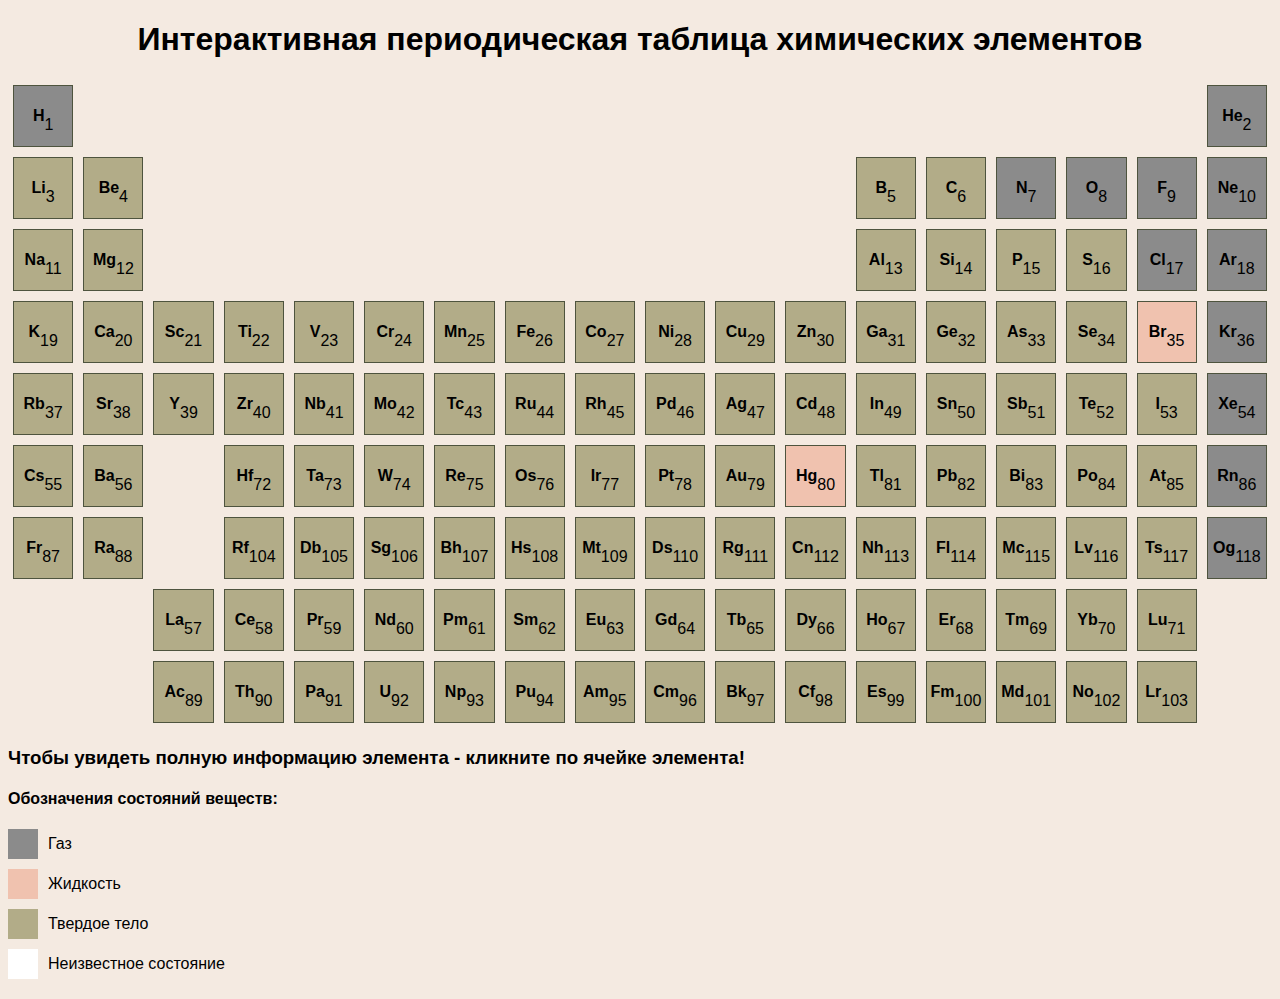
<file: LabWork/lab_4_01/lab_4_01.html>
<!DOCTYPE html>
<html lang="ru">
<head>
    <meta charset="UTF-8">
    <meta name="viewport" content="width=device-width, initial-scale=1.0">
    <title>Периодическая таблица</title>
    <link rel="stylesheet" href="lab_4_01.css">
</head>
<body>
    <h1>Интерактивная периодическая таблица химических элементов</h1>
    
    <!-- Секция с обозначениями цветов -->


    <div id="periodic-table"></div>
    
    <script src="lab_4_01.js"></script>
    <h3>Чтобы увидеть полную информацию элемента - кликните по ячейке элемента!</h3>
    <div id="color-legend">
        <h4>Обозначения состояний веществ:</h4>
        <div class="color-item">
            <div class="color-box" style="background-color: #8b8b8b;"></div>
            <span>Газ</span>
        </div>
        
        <div class="color-item">
            <div class="color-box" style="background-color: #f0c2af;"></div>
            <span>Жидкость</span>
        </div>
        
        <div class="color-item">
            <div class="color-box" style="background-color: #b2ac88;"></div>
            <span>Твердое тело</span>
        </div>
        
        <div class="color-item">
            <div class="color-box" style="background-color: #ffffff;"></div>
            <span>Неизвестное состояние</span>
        </div>
    </div>
</body>
</html>
</file>
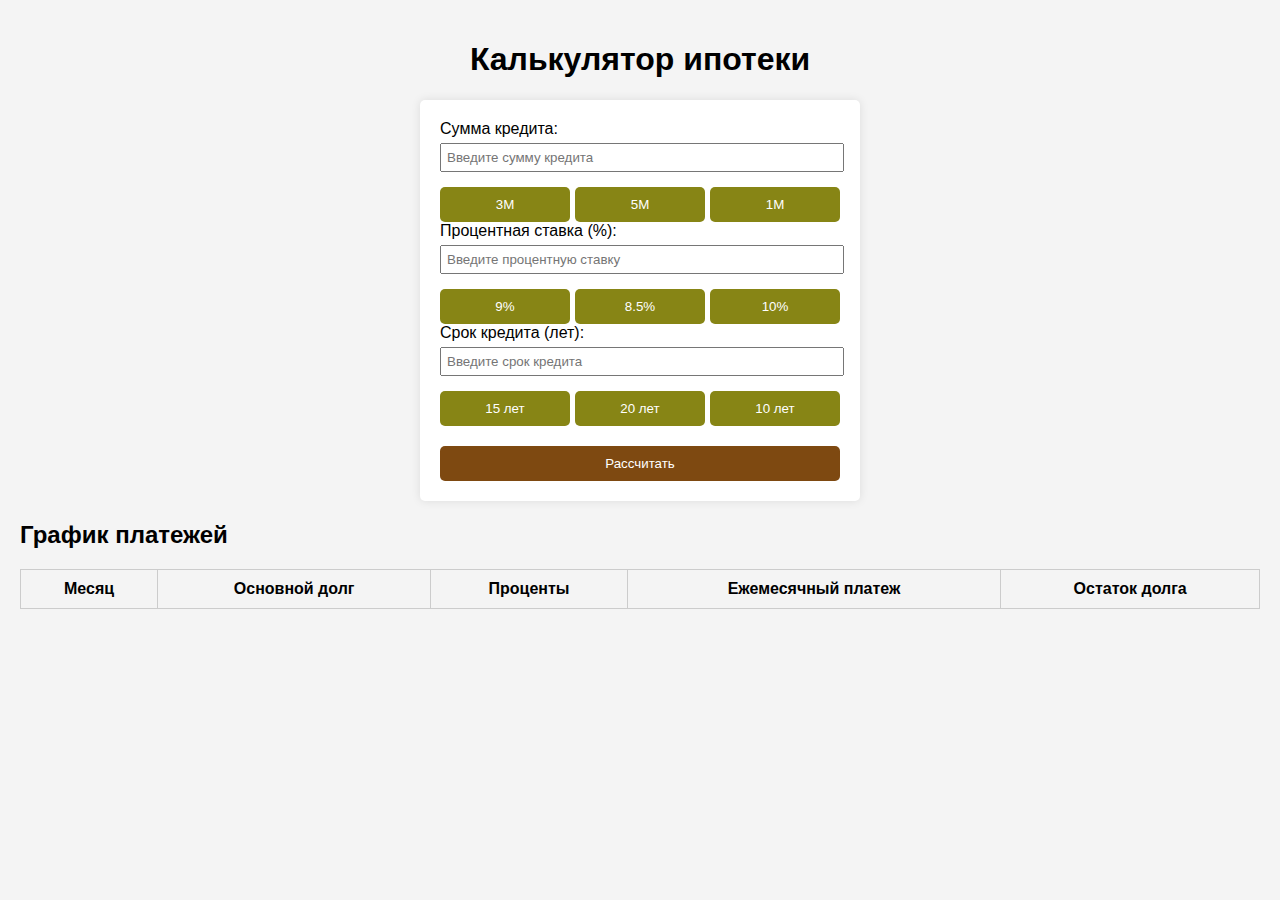
<file: LabWork/lab_4_02/lab_4_02.html>
<!DOCTYPE html>
<html lang="ru">
<head>
    <meta charset="UTF-8">
    <meta name="viewport" content="width=device-width, initial-scale=1.0">
    <title>Калькулятор ипотеки</title>
    <link rel="stylesheet" href="lab_4_02.css">
</head>
<body>
    <h1>Калькулятор ипотеки</h1>
    <div id="calculator">
        <label for="loanAmount">Сумма кредита:</label>
        <input type="number" id="loanAmount" min="0" placeholder="Введите сумму кредита">
        <div class="preset-buttons">
            <button class="preset" data-amount="3000000">3M</button>
            <button class="preset" data-amount="5000000">5M</button>
            <button class="preset" data-amount="1000000">1M</button>
        </div>

        <label for="interestRate">Процентная ставка (%):</label>
        <input type="number" id="interestRate" min="0" placeholder="Введите процентную ставку">
        <div class="preset-buttons">
            <button class="preset" data-rate="9">9%</button>
            <button class="preset" data-rate="8.5">8.5%</button>
            <button class="preset" data-rate="10">10%</button>
        </div>

        <label for="loanTerm">Срок кредита (лет):</label>
        <input type="number" id="loanTerm" min="0" placeholder="Введите срок кредита">
        <div class="preset-buttons">
            <button class="preset" data-term="15">15 лет</button>
            <button class="preset" data-term="20">20 лет</button>
            <button class="preset" data-term="10">10 лет</button>
        </div>

        <button id="calculateBtn">Рассчитать</button>
    </div>

    <div id="result"></div>

    <h2>График платежей</h2>
    <table id="paymentSchedule">
        <thead>
            <tr>
                <th>Месяц</th>
                <th>Основной долг</th>
                <th>Проценты</th>
                <th>Ежемесячный платеж</th>
                <th>Остаток долга</th>
            </tr>
        </thead>
        <tbody></tbody>
    </table>

    <script src="lab_4_02.js"></script>
</body>
</html>
</file>
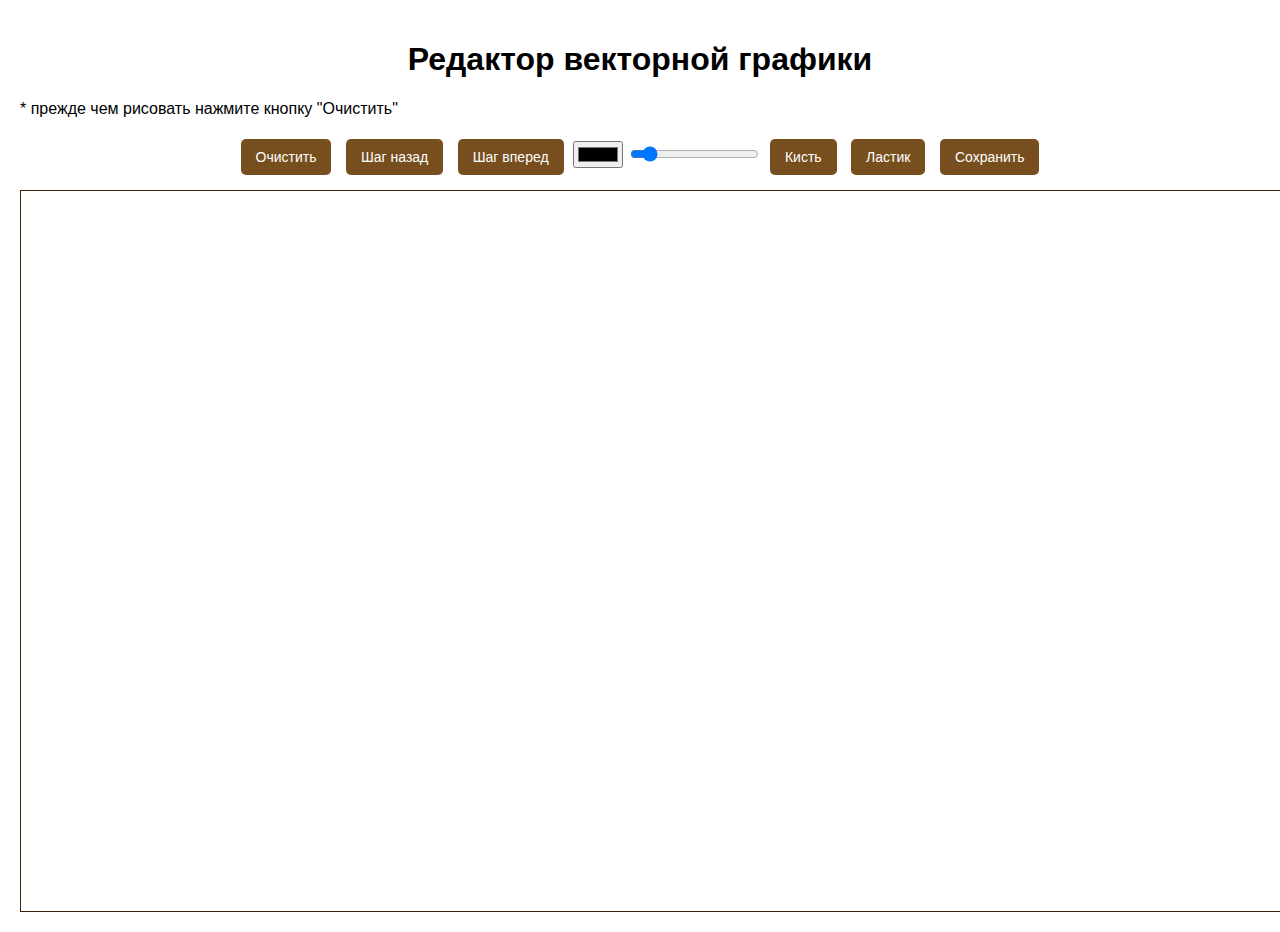
<file: LabWork/lab_4_03/lab_4_03.html>
<!DOCTYPE html>
<html lang="ru">
<head>
    <meta charset="UTF-8">
    <meta name="viewport" content="width=device-width, initial-scale=1.0">
    <title>Векторный редактор</title>
    <link rel="stylesheet" href="lab_4_03.css">
</head>
<body>
    <h1>Редактор векторной графики</h1>
    <p>* прежде чем рисовать нажмите кнопку "Очистить"</p>
    <div id="toolbar">
        <button id="clear">Очистить</button>
        <button id="undo">Шаг назад</button>
        <button id="redo">Шаг вперед</button>
        <input type="color" id="colorPicker" value="#000000">
        <input type="range" id="lineWidth" min="1" max="10" value="2">
        <button id="brush">Кисть</button> <!-- Кнопка для выбора кисти -->
        <button id="eraser">Ластик</button> <!-- Кнопка для выбора ластика -->
        <button id="save">Сохранить</button>
    </div>
    <canvas id="canvas" width="1280" height="720"></canvas> <!-- Увеличено размер окна для рисования -->
    <script src="lab_4_03.js"></script>
</body>
</html>
</file>
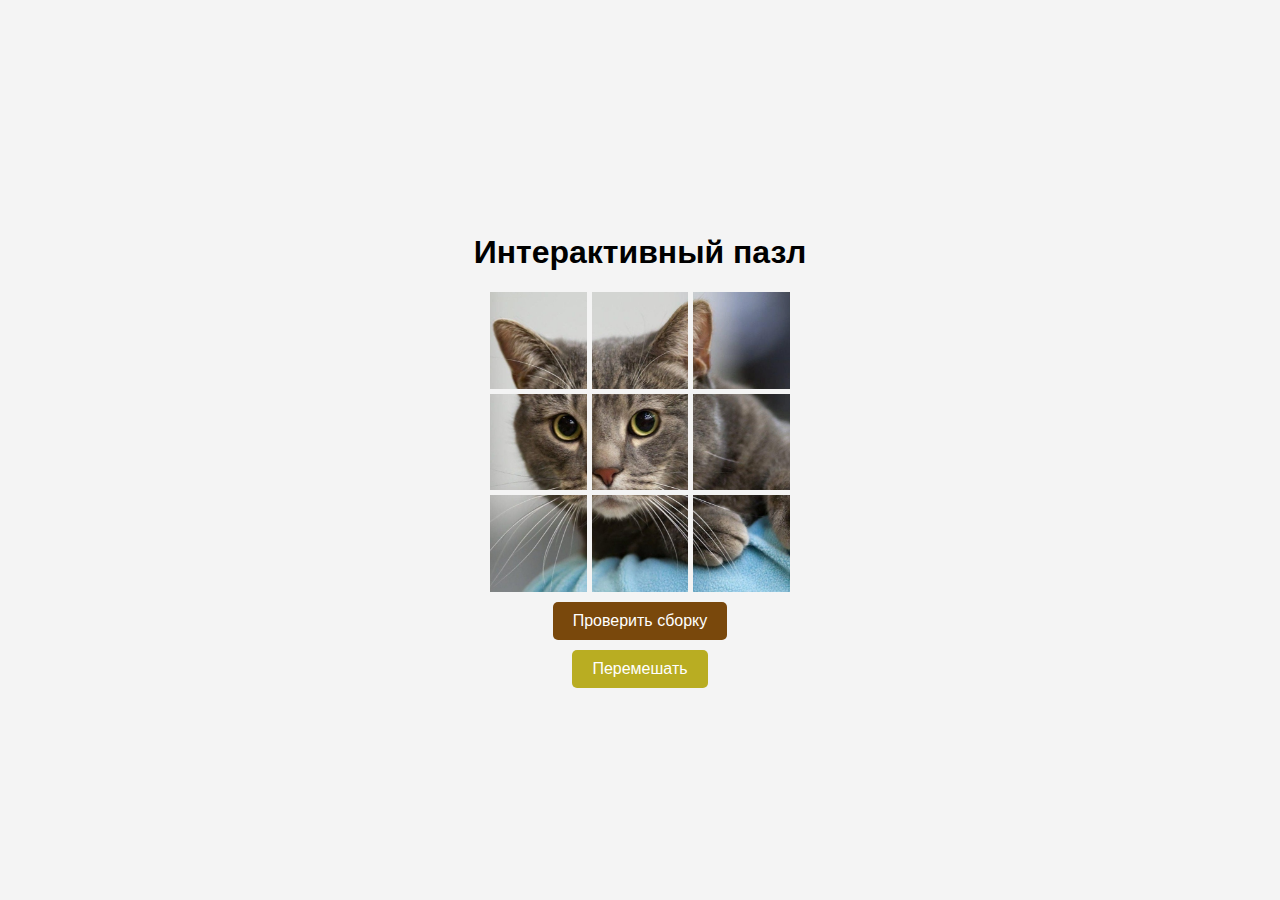
<file: LabWork/lab_5_01/lab_5_01.html>
<!DOCTYPE html>
<html lang="ru">
<head>
    <meta charset="UTF-8">
    <meta name="viewport" content="width=device-width, initial-scale=1.0">
    <title>Интерактивный пазл</title>
    <link rel="stylesheet" href="lab_5_01.css">
</head>
<body>
    <div class="container">
        <h1>Интерактивный пазл</h1>
        <div id="puzzle-container">
            <div class="puzzle-piece" data-id="1" style="background-image: url('images/1.jpg');"></div>
            <div class="puzzle-piece" data-id="2" style="background-image: url('images/2.jpg');"></div>
            <div class="puzzle-piece" data-id="3" style="background-image: url('images/3.jpg');"></div>
            <div class="puzzle-piece" data-id="4" style="background-image: url('images/4.jpg');"></div>
            <div class="puzzle-piece" data-id="5" style="background-image: url('images/5.jpg');"></div>
            <div class="puzzle-piece" data-id="6" style="background-image: url('images/6.jpg');"></div>
            <div class="puzzle-piece" data-id="7" style="background-image: url('images/7.jpg');"></div>
            <div class="puzzle-piece" data-id="8" style="background-image: url('images/8.jpg');"></div>
            <div class="puzzle-piece" data-id="9" style="background-image: url('images/9.jpg');"></div>        
        </div>
        <button id="check-button">Проверить сборку</button>
        <button id="shuffle-button">Перемешать</button> <!-- Новая кнопка -->
    </div>

    <script src="lab_5_01.js"></script>
</body>
</html>
</file>
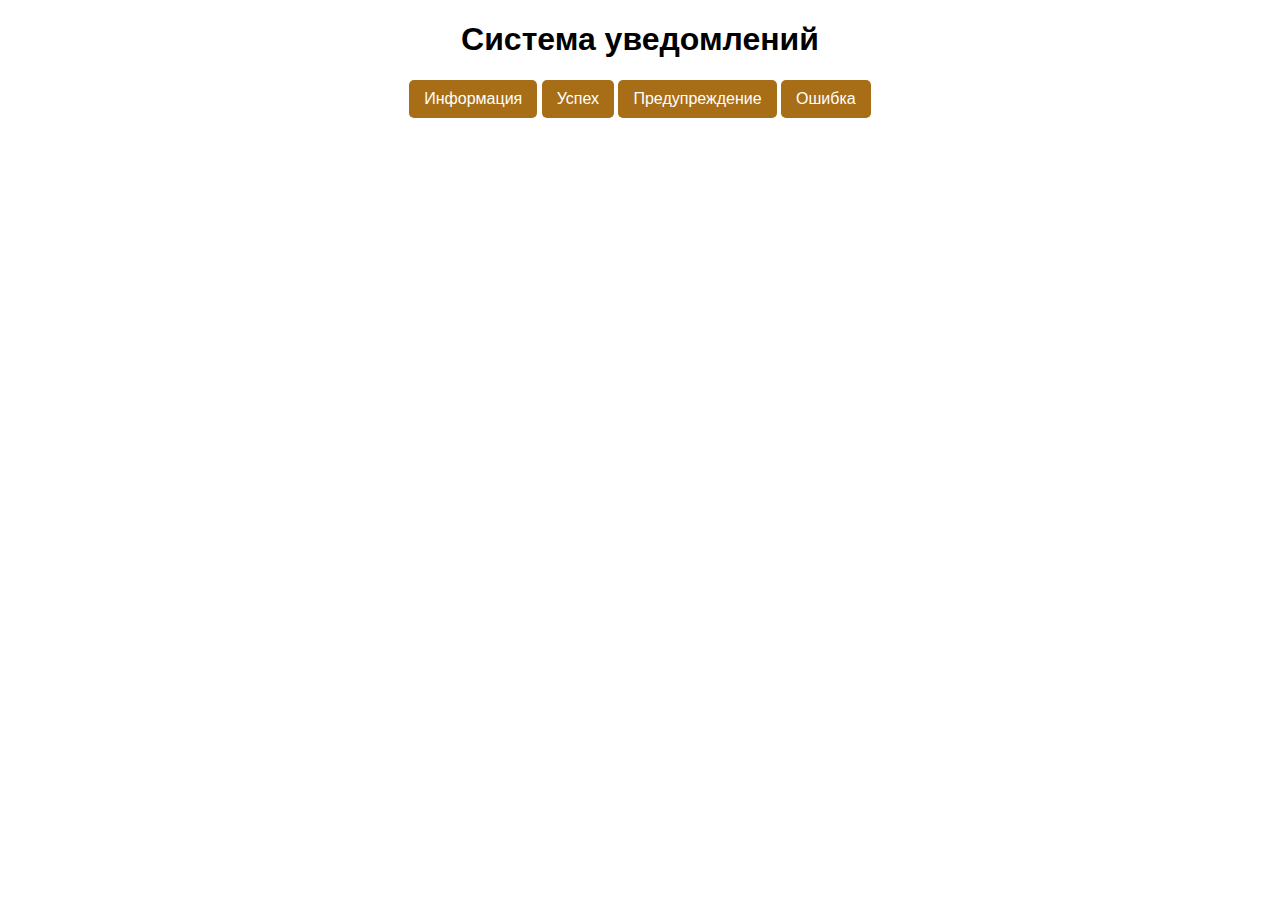
<file: LabWork/lab_5_02/lab_5_02.html>
<!DOCTYPE html>
<html lang="ru">
<head>
    <meta charset="UTF-8">
    <meta name="viewport" content="width=device-width, initial-scale=1.0">
    <title>Система уведомлений</title>
    <link rel="stylesheet" href="lab_5_02.css">
</head>
<body>
    <h1>Система уведомлений</h1>
    <button id="infoButton">Информация</button>
    <button id="successButton">Успех</button>
    <button id="warningButton">Предупреждение</button>
    <button id="errorButton">Ошибка</button>

    <div id="notificationContainer"></div>

    <script src="lab_5_02.js"></script>
</body>
</html>
</file>
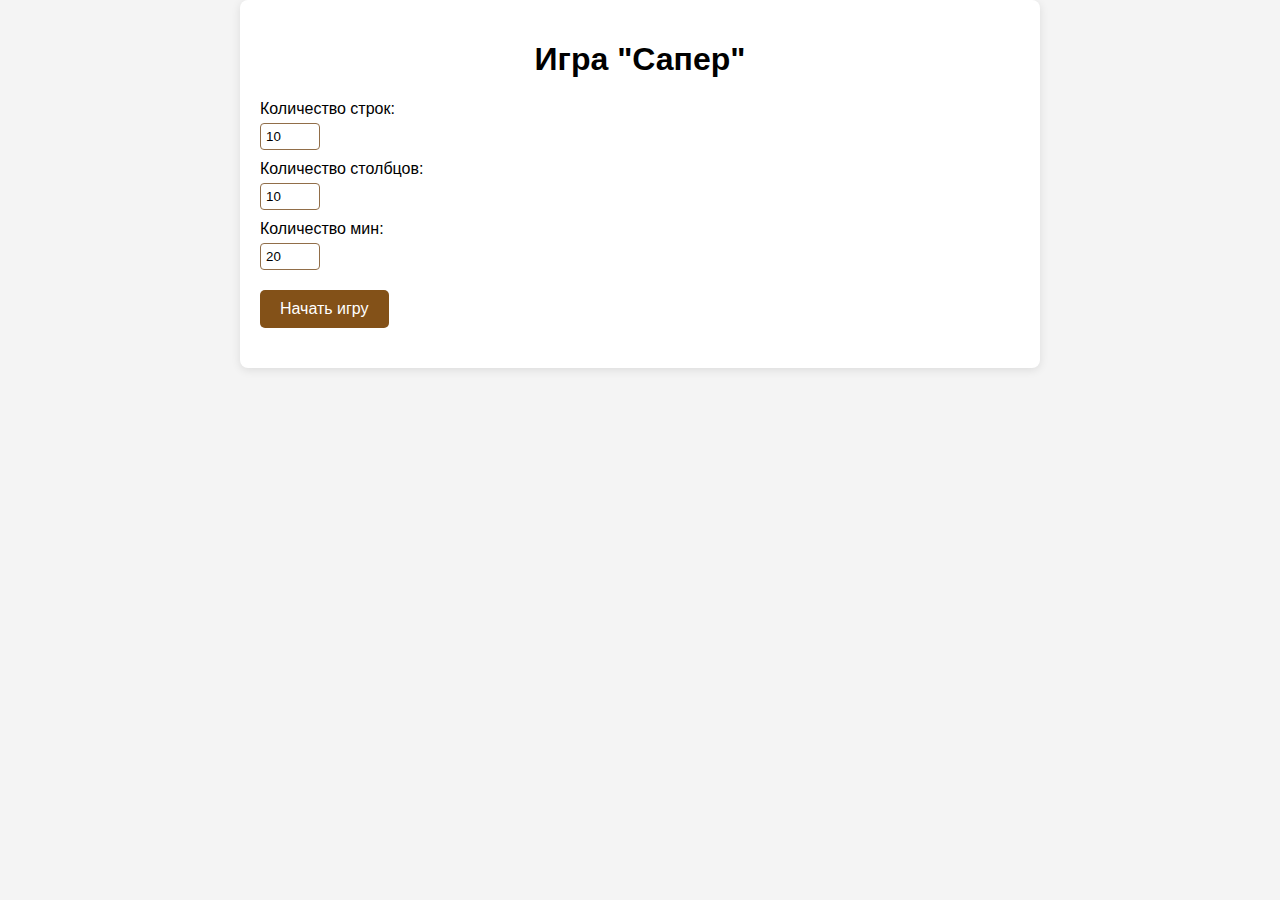
<file: LabWork/lab_5_03/lab_5_03.html>
<!DOCTYPE html>
<html lang="ru">
<head>
    <meta charset="UTF-8">
    <meta name="viewport" content="width=device-width, initial-scale=1.0">
    <title>Сапер</title>
    <link rel="stylesheet" href="lab_5_03.css">
</head>
<body>
    <div class="container">
        <h1>Игра "Сапер"</h1>
        <div class="game-container">
            <div class="controls">
                <label for="rows">Количество строк:</label>
                <input type="number" id="rows" min="5" max="20" value="10">
                
                <label for="cols">Количество столбцов:</label>
                <input type="number" id="cols" min="5" max="20" value="10">
                
                <label for="mines">Количество мин:</label>
                <input type="number" id="mines" min="1" max="100" value="20">
                
                <button id="start-button">Начать игру</button>
            </div>
            
            <div id="board"></div> <!-- Игровое поле -->
        </div>
        
        <div id="message"></div> <!-- Сообщения для игрока -->
    </div>
    
    <script src="lab_5_03.js"></script>
</body>
</html>
</file>
<file: LabWork/lab_4_01/lab_4_01.css>
body {
    font-family: Arial, sans-serif;
    background-color: #f4eae1;
}

h1 {
    text-align: center;
}

#periodic-table {
    display:flex;
    flex-direction : column; /* Вертикальное расположение рядов */
    grid-template-columns: repeat(18, 60px); /* Установите фиксированную ширину столбцов */
}

 
 .row {
    display:flex; /* Горизонтальное расположение элементов в ряду */
 }

.element {
    width: 60px; /* Фиксированная ширина для элементов */
    height: 60px; /* Фиксированная высота для элементов */
    border: 1px solid #4e543e;
    display: flex;
    justify-content: center;
    align-items: center;
    margin: 5px;
    cursor: pointer;
}

.element:hover {
    background-color: #ada594; /* Цвет при наведении */
}

.tooltip {
    display: none; /* Скрыть по умолчанию */
    position: absolute; /* Позиционирование относительно родителя */
    background-color: #4e543e; /* Цвет фона */
    color: #f0ead6; /* Цвет текста */
    padding: 5px; /* Отступы */
    border-radius: 5px; /* Скругление углов */
    white-space:nowrap; /* Позволяет переносу строк */
}

.empty {
    width: 60px; /* Фиксированная ширина для пустых ячеек */
    height: 60px; /* Фиксированная высота для пустых ячеек */
}

.element {
    position: relative; /* Для правильного позиционирования подсказки */
}

/* Изменение позиционирования всплывающей подсказки */
.element:hover .tooltip {
    display: block; /* Показываем подсказку при наведении */
}

#color-legend {
    margin: 20px 0; /* Отступы сверху и снизу */
}

.color-item {
    display: flex; /* Используем Flexbox для выравнивания */
    align-items: center; /* Выравнивание по вертикали по центру */
    margin-bottom: 10px; /* Отступ между строками */
}

.color-box {
    width: 30px; /* Ширина ячейки цвета */
    height: 30px; /* Высота ячейки цвета */
    margin-right: 10px; /* Отступ справа от ячейки */
}
</file>
<file: LabWork/lab_4_02/lab_4_02.css>
body {
    font-family: Arial, sans-serif;
    background-color: #f4f4f4;
    margin: 0;
    padding: 20px;
}

h1 {
    text-align: center;
}

#calculator {
    max-width: 400px;
    margin: 0 auto;
    padding: 20px;
    background: #fff;
    border-radius: 5px;
    box-shadow: 0 0 10px rgba(0, 0, 0, 0.1);
}

label {
    display: block;
    margin-bottom: 5px;
}

input {
    width: calc(100% - 10px);
    padding: 5px;
    margin-bottom: 15px;
}

button {
    width: 100%;
    padding: 10px;
    background-color: #7e4911; /* Цвет для основной кнопки */
    color: white;
    border: none;
    border-radius: 5px;
}

button:hover {
    background-color: #542f08; /* Цвет при наведении */
}

.preset-buttons {
    display: flex;
    justify-content: space-between; /* Распределяем кнопки по ширине */
}

.preset-buttons .preset {
    flex-grow: 1; /* Кнопки занимают равное пространство */
    margin-right: 5px; /* Отступ между кнопками */
    background-color: #878515; /* Цвет кнопок предустановленных значений */
    color: white; /* Цвет текста на кнопках */
    border: none; /* Убираем границу */
    border-radius: 5px; /* Скругляем углы */
    transition: background-color 0.3s, box-shadow 0.3s; /* Плавный переход для цвета и тени */
}

.preset-buttons .preset:last-child {
    margin-right: 0; /* Убираем отступ у последней кнопки */
}

/* Эффект наведения для кнопок предустановленных значений */
.preset-buttons .preset:hover {
    background-color: #5e5c0c; /* Цвет фона при наведении */
    box-shadow: 0 4px 8px rgba(0, 0, 0, 0.2); /* Тень при наведении */
}

#calculateBtn {
    margin-top: 20px; /* Отступ сверху для кнопки "Рассчитать" */
}

#result {
    margin-top: 20px;
}

table {
    width: 100%;
    border-collapse: collapse;
}

table, th, td {
    border: 1px solid #ccc;
}

th, td {
    padding: 10px;
}
</file>
<file: LabWork/lab_4_03/lab_4_03.css>
body {
    font-family: Arial, sans-serif;
    background-color: #ffffff;
    margin: 0;
    padding: 20px;
}

h1 {
    text-align: center;
}

#toolbar {
    margin-bottom: 10px;
    text-align: center; /* Центрирование кнопок */
}

button {
    background-color: #774e1e; /* Зеленый фон */
    border: none; /* Убираем рамку */
    color: white; /* Белый текст */
    padding: 10px 15px; /* Отступы */
    text-align: center; /* Центрирование текста */
    text-decoration: none; /* Убираем подчеркивание */
    display: inline-block; /* Отображение кнопок в строку */
    font-size: 14px; /* Размер шрифта */
    margin: 5px; /* Отступ между кнопками */
    cursor: pointer; /* Указатель при наведении */
    border-radius: 5px; /* Закругленные углы */
}

button:hover {
    background-color: #4e2f0c; /* Более темный зеленый при наведении */
}

canvas {
    border: 1.5px solid #402102;
    display: block;
    margin: 0 auto; /* Центрирование холста */
}
</file>
<file: LabWork/lab_5_01/lab_5_01.css>
body {
    font-family: Arial, sans-serif;
    background-color: #f4f4f4;
    margin: 0;
    display: flex;
    justify-content: center;
    align-items: center;
    height: 100vh;
}

.container {
    display: flex;
    flex-direction: column;
    align-items: center;
}

#puzzle-container {
    display: grid;
    grid-template-columns: repeat(3, 1fr);
    grid-template-rows: repeat(3, 1fr);
    gap: 5px;
    width: 300px; /* Ширина контейнера */
    height: 300px; /* Высота контейнера */
}

.puzzle-piece {
    background-size: cover; /* Обеспечиваем полное покрытие фона */
    background-position: center; /* Центрируем изображение */
    cursor: pointer;
}

.puzzle-piece.empty {
    background-color: #ccc; /* Цвет пустой ячейки */
}

.puzzle-piece:hover {
    opacity: 0.8; /* Эффект при наведении */
}

/* Стили для кнопок */
button {
    margin-top: 10px; /* Отступ сверху для всех кнопок */
    padding: 10px 20px; /* Отступы внутри кнопок */
    font-size: 16px; /* Размер шрифта */
    color: white; /* Цвет текста */
    border: none; /* Убираем рамку */
    border-radius: 5px; /* Закругленные углы */
    cursor: pointer; /* Указатель при наведении */
}

#check-button {
    background-color: #79480c; /* Цвет фона кнопки "Проверить сборку" */
}

#check-button:hover {
    background-color: #512f05; /* Темнее при наведении на кнопку "Проверить" */
}

#shuffle-button {
    background-color: #b9ad22; /* Цвет фона кнопки "Перемешать" */
}

#shuffle-button:hover {
    background-color: #8d8316; /* Темнее при наведении на кнопку "Перемешать" */
}
</file>
<file: LabWork/lab_5_02/lab_5_02.css>
body {
    font-family: Arial, sans-serif;
    text-align: center;
}

#notificationContainer {
    position: fixed;
    top: 20px;
    right: 20px;
    width: 300px;
}

.container {
    text-align: center;
}

#notification-container {
    margin-top: 20px;
}

.notification {
    padding: 15px;
    margin: 10px 0;
    border-radius: 5px;
    color: rgb(37, 37, 37);
    display: flex;
    justify-content: space-between;
    align-items: center;
    position: relative;
}

.notification.info {
    background-color: #cce5ff; /* Голубой фон */
    color: #004085; /* Темно-синий текст */
}

.notification.success {
    background-color: #d4edda; /* Зеленый фон */
    color: #155724; /* Темно-зеленый текст */
}

.notification.warning {
    background-color: #ffeacc; /* Оранжевый фон */
    color: #854900; /* Темно-оранжевый текст */
}

.notification.error {
    background-color: #f8d7da; /* Красный фон */
    color: #721c24; /* Темно-красный текст */
}

.close-button {
    background-color: transparent; /* Прозрачный фон */
    border: none; /* Убираем рамку */
    color: white; /* Цвет текста */
    font-size: 16px; /* Размер шрифта */
    cursor: pointer; /* Указатель при наведении */
}

/* Стили для кнопок добавления уведомлений */
button {
    padding: 10px 15px; /* Отступы внутри кнопки */
    font-size: 16px; /* Размер шрифта */
    color: white; /* Цвет текста */
    background-color: #a86e17; /* Цвет фона кнопки */
    border: none; /* Убираем рамку */
    border-radius: 5px; /* Закругленные углы */
    cursor: pointer; /* Указатель при наведении */
    transition: background-color 0.3s ease; /* Плавный переход цвета фона */
}

button:hover {
    background-color: #633e06; /* Темнее при наведении */
}
</file>
<file: LabWork/lab_5_03/lab_5_03.css>
html, body {
    margin: 0; /* Убираем отступы */
    padding: 0; /* Убираем внутренние отступы */
}

body {
    font-family: Arial, sans-serif;
    background-color: #f4f4f4;
    text-align: center;
}

.container {
    max-width: 800px; /* Увеличиваем ширину контейнера */
    margin: auto;
    padding: 20px; /* Добавляем отступы для контейнера */
    background-color: #ffffff; /* Белый фон для контейнера */
    border-radius: 8px; /* Скругление углов */
    box-shadow: 0 2px 10px rgba(0, 0, 0, 0.1); /* Тень для контейнера */
}

.controls {
    margin-bottom: 20px;
}

/* Стили для кнопки "Начать игру" */
#start-button {
    background-color: #835118; /* Зеленый фон */
    color: white; /* Белый текст */
    border: none; /* Убираем рамку */
    border-radius: 5px; /* Скругление углов */
    padding: 10px 20px; /* Отступы внутри кнопки */
    font-size: 16px; /* Размер шрифта */
    cursor: pointer; /* Указатель при наведении */
    transition: background-color 0.3s ease; /* Плавный переход цвета фона */
}

#start-button:hover {
    background-color: #643c0f; /* Темнее при наведении */
}

/* Стили для полей ввода */
input[type="number"] {
    width: 60px; /* Ширина полей ввода */
    margin-right: 10px; /* Отступ справа от полей ввода */
    padding: 5px; /* Отступы внутри полей ввода */
    border-radius: 4px; /* Скругление углов */
    border: 1px solid #916e49; /* Рамка поля ввода */
}

/* Устанавливаем box-sizing для всех элементов */
* {
    box-sizing: border-box; /* Учитываем границы и отступы в ширине и высоте */
}

/* Стили для игрового поля */
#board {
    display: grid;
    grid-template-columns: repeat(auto-fill, minmax(30px, 1fr)); 
    gap: 0; 
    justify-content: center;
    align-content: center;
}

/* Стили для клеток */
.cell {
    width: 40px; 
    height: 40px; 
    border: 1.5px solid #916e49; 
    display: flex; 
    align-items: center; 
    justify-content: center; 
}

/* Стиль для открытых клеток */
.cell.revealed {
    background-color: #f3eae1; 
}

/* Стиль для мин */
.cell.mine {
    background-color: #ff4a4a; 
}

.controls {
    display: flex; /* Используем flexbox для выравнивания */
    flex-direction: column; /* Располагаем элементы в столбец */
    align-items: flex-start; /* Выравниваем элементы по началу (слева) */
    margin-right: 20px; /* Отступ справа от меню */
}

/* Стили для полей ввода */
input[type="number"] {
    width: 60px; /* Ширина полей ввода */
    margin-top: 5px; /* Отступ сверху от меток */
    margin-bottom: 10px; /* Отступ снизу от полей ввода */
    padding: 5px; /* Отступы внутри полей ввода */
    border-radius: 4px; /* Скругление углов */
    border: 1px solid #916e49; /* Рамка поля ввода */
}

/* Стили для кнопки "Начать игру" */
#start-button {
    margin-top: 10px; /* Отступ сверху от кнопки */
}

.game-container {
    display: flex; /* Используем flexbox для горизонтального выравнивания */
}

.cell.flagged {
    background-color: #fff264; /* Цвет фона для клеток с флажками */
}
</file>
